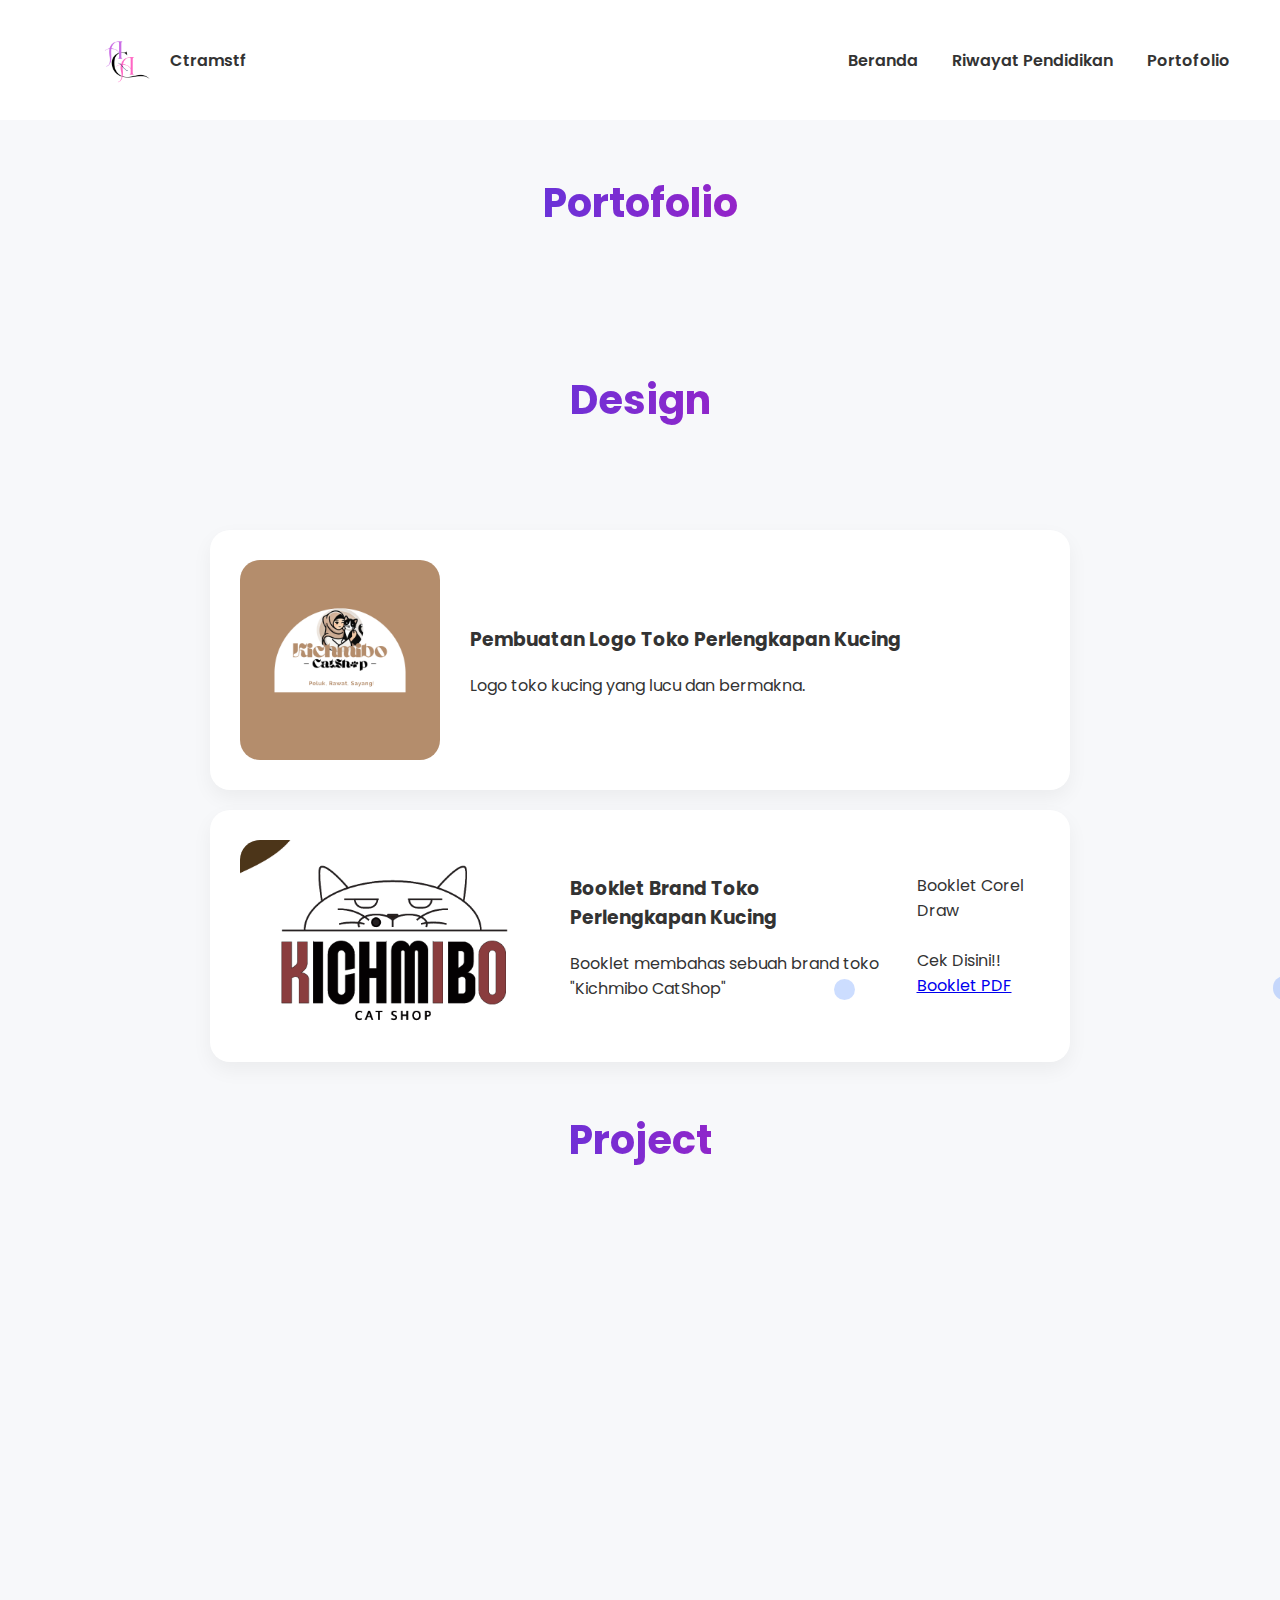
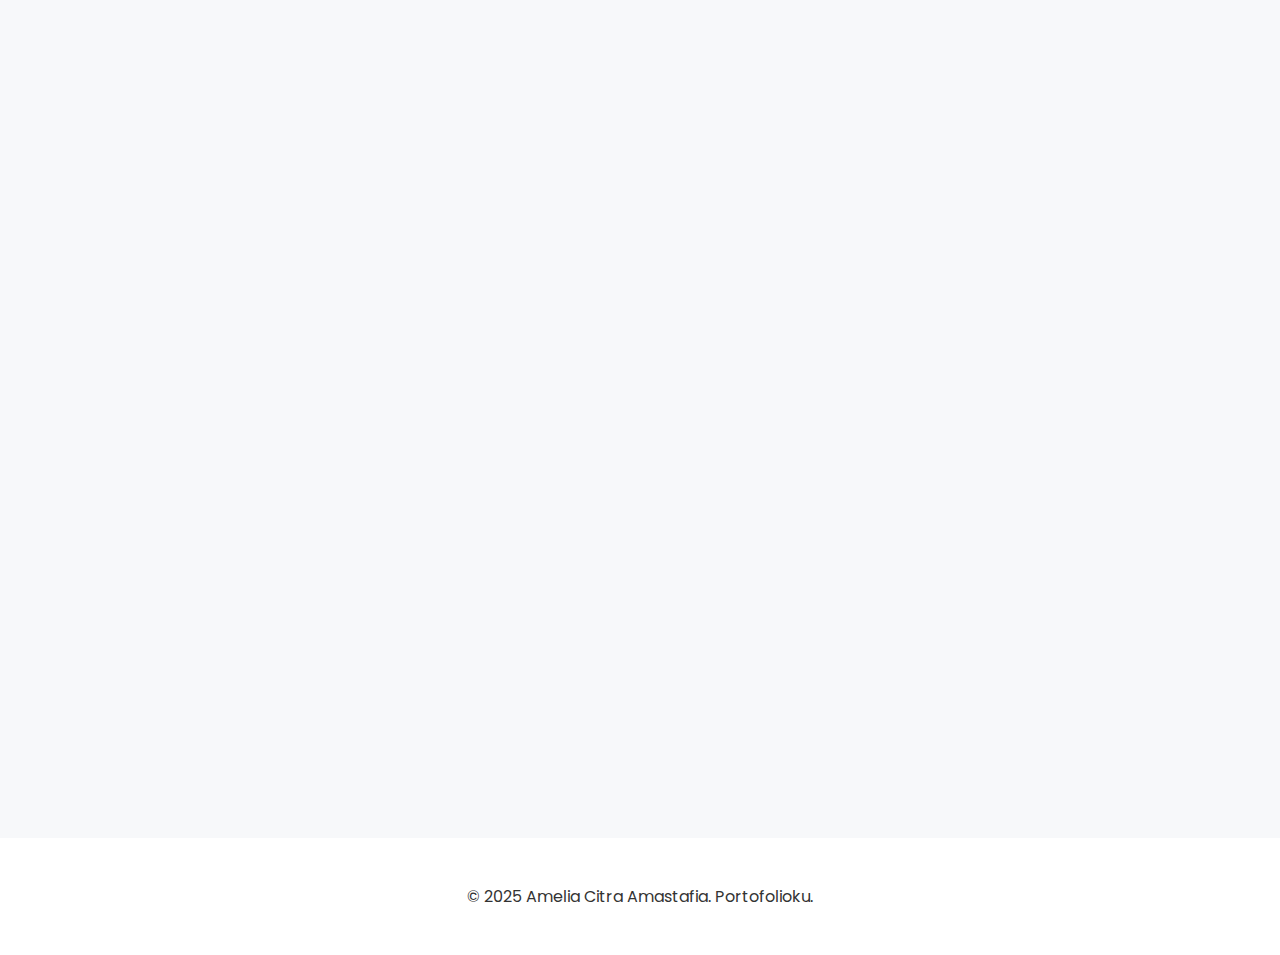
<file: project.html>
<!DOCTYPE html>
<html lang="id">
<head>
  <meta charset="UTF-8">
  <meta name="viewport" content="width=device-width, initial-scale=1">
  <title>Projects</title>
  <link rel="icon" href="img/ACA.png" type="image/png">
  <link rel="stylesheet" href="style.css">
  <script defer src="script.js"></script>
  
</head>
<body>

<header>
  <div class="logo">
  <a href="index.html" style="display: flex; align-items: center; gap: 10px;">
    <img src="img/ACA.png" alt="logo" width="80" height="40">
    <span>Ctramstf</span>
  </a>
</div>
  <nav>
    <a href="index.html">Beranda</a>
    <a href="resume.html">Riwayat Pendidikan</a>
    <a href="project.html">Portofolio</a>
  </nav>
</header>

<section id="projects" class="projects">
  <h2 class="section-title">Portofolio</h2> <br><br> <br> <br>
  <h1 class="section-title">Design</h1>
  <div class="project-card">
    <img src="img/Kichmibo PetShop (4).png" width="200" height="200" alt="Proyek 1">
    <div>
      <h3>Pembuatan Logo Toko Perlengkapan Kucing</h3>
      <p>Logo toko kucing yang lucu dan bermakna.</p>
    </div>
    <br> <br> <br> <br> <br>
  </div>

  <div class="project-card">
    <img src="img/Cuplikan layar 2025-05-29 002232.png" width="300" height="200" alt="Proyek 4">
    <div>
      <h3>Booklet Brand Toko Perlengkapan Kucing</h3>
      <p>Booklet membahas sebuah brand toko "Kichmibo CatShop"</p>
    </div>
  <div>
    <span>Booklet</span> 
    <span>Corel Draw</span> 
    <br> <br>
    <span>Cek Disini!!</span>
    <span><a href="img/Amelia Citra Amastafia 038 - Kichmibo CatShop E bisnis.pdf"> Booklet PDF</a>
  </div>
  </div>

  <br> <br> <br>
  <h2 class="section-title">Project</h2>
  <div class="project-card">
    <img src="img/Portof Mobile.jpg" width="300" height="200" alt="Proyek 2">
    <div>
      <h3>Pembuatan Aplikasi Mobile Sederhana</h3>
      <p>Toko Katalog Sport</p>
    </div>
    <span>HTML</span>
    <span>jQuery Mobile</span>
  </div>

  <div class="project-card">
    <img src="img/Portof web.jpg" width="300" height="200" alt="Proyek 3">
    <div>
      <h3>Pembuatan Website Sederhana</h3>
      <p>Menampilkan Data dari Database Sebuah UMKM Sablon</p>
    </div>
    <div>
    <span>HTML</span>
    <span>PHP</span>
    <br>
    <span>CSS</span>
    <span>JavaScript</span>
    <br>
    <br>
    <div>
    <span>Docker</span>
    <span>Postgres</span>
    </div>
    </div>
  </div>

  <div class="project-card">
    <img src="img/bmi.png" width="300" height="200" alt="Proyek 4">
    <div>
      <h3>Kalkulator BMI Sederhana</h3>
      <p>Menenentukan kategori berat badan <br> dengan menghitung berat badan relatif terhadap tinggi badan.</p>
    </div>
  <div>
    <span>Java</span> 
    <span>Netbeans</span> 
    <br> <br>
    <span>Cek Disini!!</span>
    <span><a href="https://github.com/AmeliaCitraAmastafia/Bmicalculator.git"> GitHub</a>
  </div>
  </div>

  <div class="project-card">
    <img src="img/music java.jpg" width="300" height="200" alt="Proyek 4">
    <div>
      <h3>Mp3 Player</h3>
      <p>Mp3 Player sederhana untuk mendengarkan lagu dengan fitur sederhana yaitu Play, pause, stop, next, previous <br>
-Add / remove song <br>
-Up / down song queue <br>
-Save / open playlist </p>
    </div>
  <div>
    <span>Java</span> 
    <span>Netbeans</span> 
    <br> <br>
    <span>Cek Disini!!</span>
    <span><a href="https://github.com/AmeliaCitraAmastafia/Mp3-Player-Java.git"> GitHub</a>
  </div>

  </section>

  

<footer>
  <p>© 2025 Amelia Citra Amastafia. Portofolioku.</p>
</footer>

</body>
</html>
</file>
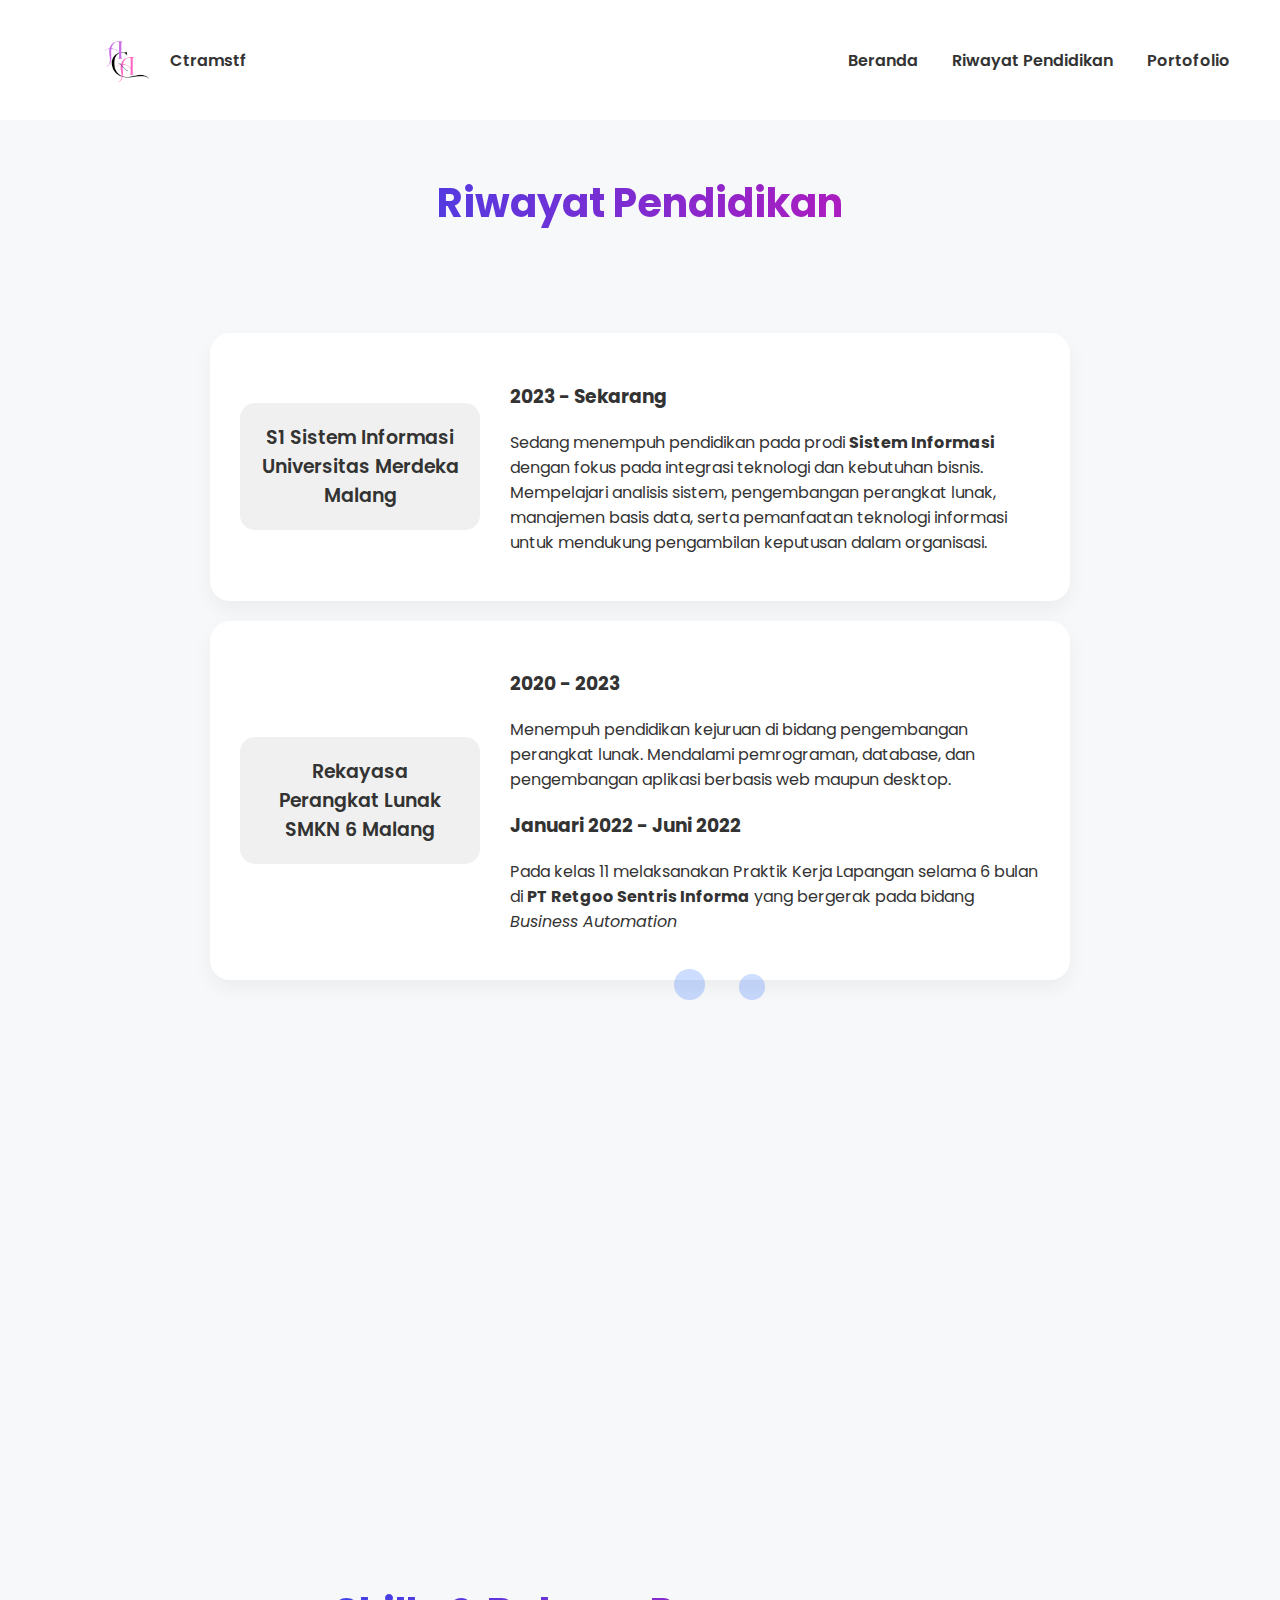
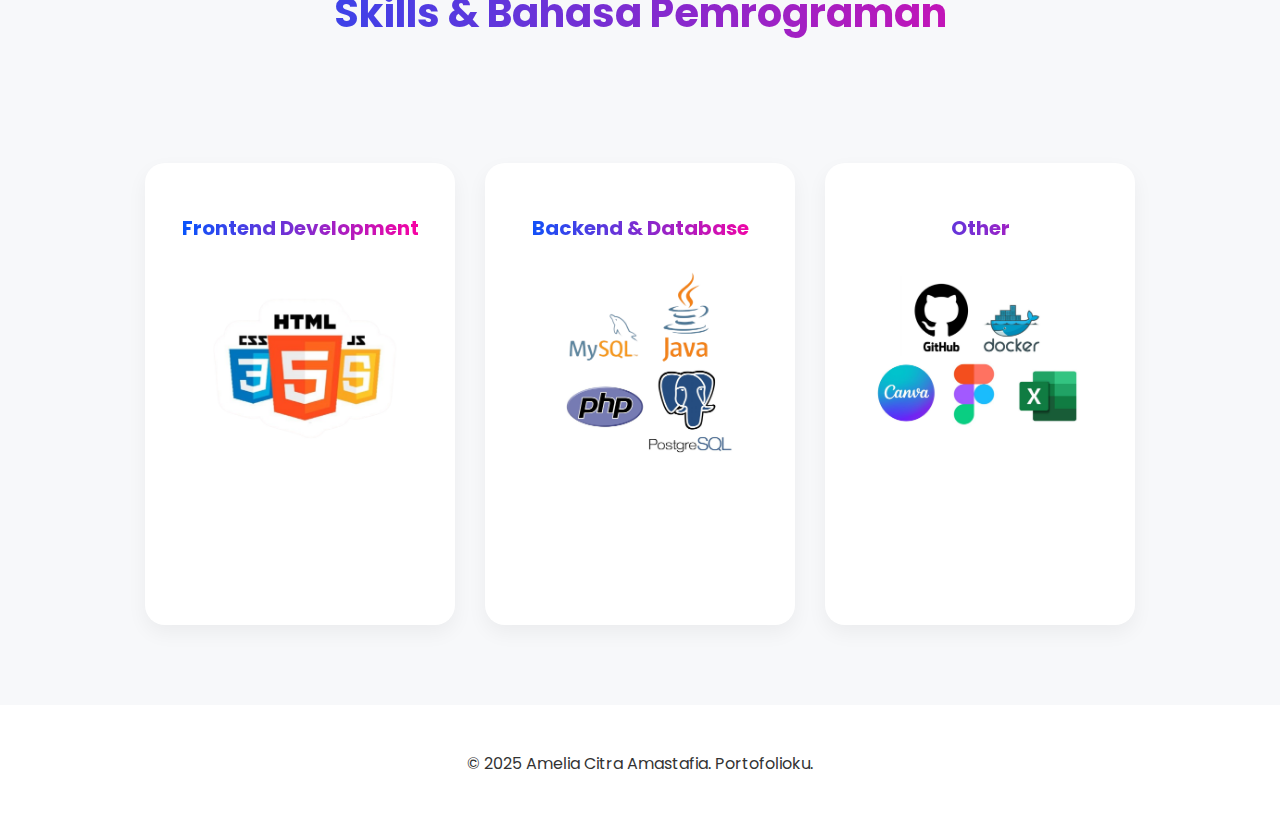
<file: resume.html>
<!DOCTYPE html>
<html lang="id">
<head>
  <meta charset="UTF-8">
  <meta name="viewport" content="width=device-width, initial-scale=1">
  <title>Resume</title>
  <link rel="icon" href="img/ACA.png" type="image/png">
  <link rel="stylesheet" href="style.css">
  <script defer src="script.js"></script>
</head>
<body>

<header>
  <div class="logo">
  <a href="index.html" style="display: flex; align-items: center; gap: 10px;">
    <img src="img/ACA.png" alt="logo" width="80" height="40">
    <span>Ctramstf</span>
  </a>
</div>
  <nav>
    <a href="index.html">Beranda</a>
    <a href="resume.html">Riwayat Pendidikan</a>
    <a href="project.html">Portofolio</a>
  </nav>
</header>

<section id="resume" class="resume">
  <h2 class="section-title">Riwayat Pendidikan</h2>
  <div class="experience-card">
    <center><div class="experience-card-left">
      S1 Sistem Informasi
  <br>Universitas Merdeka Malang 
    </div></center>
    <div>
      <h3>2023 - Sekarang </h3>
      <p>Sedang menempuh pendidikan pada prodi <b>Sistem Informasi</b> dengan fokus pada integrasi teknologi dan kebutuhan bisnis. Mempelajari analisis sistem, pengembangan perangkat lunak, manajemen basis data, serta pemanfaatan teknologi informasi untuk mendukung pengambilan keputusan dalam organisasi.</p>
    </div>
  </div>


<div class="experience-card">
    <center><div class="experience-card-left">
      Rekayasa Perangkat Lunak
  <br>SMKN 6 Malang
    </div></center>
    <div>
      <h3>2020 - 2023 </h3>
      <p>Menempuh pendidikan kejuruan di bidang pengembangan perangkat lunak. Mendalami pemrograman, database, dan pengembangan aplikasi berbasis web maupun desktop. 
     <br><h3>Januari 2022 - Juni 2022</h3>Pada kelas 11 melaksanakan Praktik Kerja Lapangan selama 6 bulan di <b>PT Retgoo Sentris Informa</b> yang bergerak pada bidang <i>Business Automation</i></p>
    </div>
  </div>

  <div class="experience-card">
    <center><div class="experience-card-left">
      SMPN 7 Malang
      <br>
    </div></center>
    <div>
      <h3>2017 - 2020 </h3>
      <p>Mengikuti pendidikan tingkat menengah pertama dengan aktif dalam kegiatan akademik dan organisasi sekolah khususnya organisasi keagamaan.</p>
    </div>
  </div>
  
<div class="experience-card">
    <center><div class="experience-card-left">
     SDN Lesanpuro 3
      <br>
    </div></center>
    <div>
      <h3>2011 - 2017 </h3>
      <p>Menyelesaikan pendidikan dasar di lingkungan yang membentuk dasar kedisiplinan dan semangat belajar.</p>
    </div>
  </div>
</section>

<section id="skills" class="skills-section">
  <h2 class="section-title">Skills & Bahasa Pemrograman</h2>

  <div class="skills-container">
    <div class="skill-card">
      <center><h3>Frontend Development</h3><br>
      <img src="img/Icon 1l.png" width="400" height="200" alt="Icon 1"></center>
    </div>

    <div class="skill-card">
      <center><h3>Backend & Database</h3>
      <img src="img/icon 2.png" width="350" height="200" alt="Icon 2"></center>
    </div>

    <div class="skill-card">
      <center><h3>Other</h3>
      <img src="img/icon 3.png" width="400" height="200" alt="Icon 3"></center>
    </div>
  </div>
</section>


<footer>
  <p>© 2025 Amelia Citra Amastafia. Portofolioku.</p>
</footer>

</body>
</html>
</file>
<file: style.css>
@import url('https://fonts.googleapis.com/css2?family=Poppins:wght@400;600;700&display=swap');

body {
  font-family: 'Poppins', sans-serif;
  margin: 0;
  padding: 0;
  background-color: #fff;
  color: #333;
}

header {
  display: flex;
  justify-content: space-between;
  align-items: center;
  padding: 20px 50px;
  background-color: #fff;
}

header a {
  font-weight: 600;
  color: #333;
  margin-left: 30px;
  text-decoration: none;
}

.hero {
  display: flex;
  justify-content: center;
  align-items: center;
  padding: 100px 50px;
  gap: 100px;
}

.hero-text {
  max-width: 500px;
}

.hero-text span {
  display: inline-block;
  background: linear-gradient(90deg, #0057FF, #FF00A1);
  color: white;
  padding: 5px 10px;
  border-radius: 8px;
  font-size: 12px;
  font-weight: 700;
  margin-bottom: 20px;
}

.hero-text h1 {
  font-size: 48px;
  font-weight: 700;
  background: linear-gradient(90deg, #0057FF, #FF00A1);
  -webkit-background-clip: text;
  -webkit-text-fill-color: transparent;
  margin: 10px 0;
}

.hero-text p {
  font-size: 20px;
  margin-bottom: 30px;
}


.button-group {
  display: flex;
  gap: 20px;
  margin-top: 20px;
}

.button-group a {
  text-decoration: none;
  padding: 12px 24px;
  border-radius: 10px;
  font-weight: 600;
  font-size: 16px;
}

.button-primary {
  background-color: #0057FF;
  color: white;
}

.button-secondary {
  border: 2px solid #333;
  color: #333;
}

.hero-image img {
  border-radius: 50px;
  max-width: 400px;
}

img {
  max-width: 100%;
  height: auto;
  border-radius: 10px;
  display: block;
}



section {
  padding: 100px 50px;
}

.resume, .projects {
  background-color: #f7f8fa;
}

.section-title {
  position: relative;
  top: -80px;
  text-align: center;
  font-size: 40px;
  font-weight: 700;
  margin-bottom: 10px;
  background: linear-gradient(90deg, #0057FF, #FF00A1);
  -webkit-background-clip: text;
  -webkit-text-fill-color: transparent;
}

.about-section {
  background-color: #f8f9fa;
  padding: 60px 20px;
  text-align: center;
}

.about-title {
  font-weight: bold;
  font-size: 36px;
  background: linear-gradient(to right, #5f2c82, #49a09d);
  -webkit-background-clip: text;
  color: transparent;
}

.about-subtitle {
  margin-top: 10px;
  font-size: 22px;
  color: #333;
}

.about-description {
  color: #666;
  max-width: 700px;
  margin: 20px auto;
  font-size: 16px;
  line-height: 1.6;
}

.about-photo {
  margin-top: 30px;
}

.about-photo img {
  width: 180px;
  height: 180px;
  border-radius: 50%; 
  border: 5px solid #404f6d; /* warna border */
  object-fit: cover;
  box-shadow: 0 4px 20px rgba(0, 0, 0, 0.1); /* bayangan lembut */
}


.social-icons {
  margin-top: 20px;
}

.social-icons a {
  margin: 0 10px;
  font-size: 24px;
  color: #6c63ff;
  transition: color 0.3s ease;
}

.social-icons a:hover {
  color: #4e54c8;
}

.social-icons {
  margin-top: 20px;
}

.social-icons a {
  margin: 0 10px;
  display: inline-block;
}

.social-icons img {
  width: 40px;
  height: 40px;
  object-fit: contain;
}

.skills-section {
  background-color: #f7f8fa;
  padding: 80px 50px;
  text-align: center;
}

.skills-container {
  display: flex;
  flex-wrap: wrap;
  justify-content: center;
  gap: 30px;
  margin-top: 40px;
}

.skill-card {
  background-color: white;
  padding: 30px;
  border-radius: 20px;
  box-shadow: 0 8px 20px rgba(0, 0, 0, 0.05);
  width: 250px;
  text-align: left;
}

.skill-card h3 {
  font-size: 20px;
  margin-bottom: 15px;
  background: linear-gradient(90deg, #0057FF, #FF00A1);
  -webkit-background-clip: text;
  -webkit-text-fill-color: transparent;
}

.skill-card ul {
  list-style: none;
  padding-left: 0;
}

.skill-card ul li {
  padding: 5px 0;
  color: #333;
}


.experience-card, .project-card {
  background-color: white;
  border-radius: 20px;
  padding: 30px;
  margin: 20px auto;
  max-width: 800px;
  box-shadow: 0px 8px 20px rgba(0, 0, 0, 0.05);
  display: flex;
  align-items: center;
  gap: 30px;
}

.experience-card-left {
  background-color: #f0f0f0;
  border-radius: 15px;
  padding: 20px;
  min-width: 200px;
  font-weight: 600;
  font-size: 19px;
}

.project-card {
  display: flex;
  align-items: center;
  gap: 30px;
  max-width: 800px;
  margin: 20px auto;
  background-color: white;
  border-radius: 20px;
  box-shadow: 0px 8px 20px rgba(0, 0, 0, 0.05);
  overflow: hidden;
}

.project-card img {
  flex-shrink: 0;
  object-fit: cover;
  border-radius: 20px;
}


footer {
  text-align: center;
  padding: 30px 0;
}

.hidden {
  opacity: 0;
  transform: translateY(20px);
  transition: all 0.8s ease-out;
}

.show {
  opacity: 1;
  transform: translateY(0);
}

.bubble {
  position: fixed;
  bottom: -100px;
  background: rgba(0, 87, 255, 0.2);
  border-radius: 50%;
  animation: floatUp linear;
  pointer-events: none;
  z-index: 0;
}

@keyframes floatUp {
  from {
    transform: translateY(0) scale(1);
    opacity: 1;
  }
  to {
    transform: translateY(-600px) scale(0.5);
    opacity: 0;
  }
}


@media (max-width: 768px) {
  header {
    flex-direction: column;
    align-items: flex-start;
    padding: 20px;
  }

  nav {
    display: flex;
    flex-direction: column;
    width: 100%;
  }

  nav a {
    margin: 10px 0;
  }

  .hero {
    flex-direction: column;
    text-align: center;
    padding: 60px 20px;
  }

  .hero-image img {
    max-width: 100%;
  }

  .button-group {
    flex-direction: column;
    gap: 10px;
  }

  .experience-card,
  .project-card {
    flex-direction: column;
    text-align: center;
  }

  .experience-card-left {
    min-width: auto;
    width: 100%;
  }

  .skills-container {
    flex-direction: column;
    gap: 20px;
  }

  .skill-card {
    width: 100%;
  }

  .about-description {
    padding: 0 15px;
  }

  .hero-text h1 {
    font-size: 32px;
  }

  .hero-text p {
    font-size: 16px;
  }

  .section-title {
    font-size: 30px;
  }

  .about-title {
    font-size: 28px;
  }

  .about-subtitle {
    font-size: 18px;
  }

  .about-photo img {
    width: 140px;
    height: 140px;
  }
}
</file>
